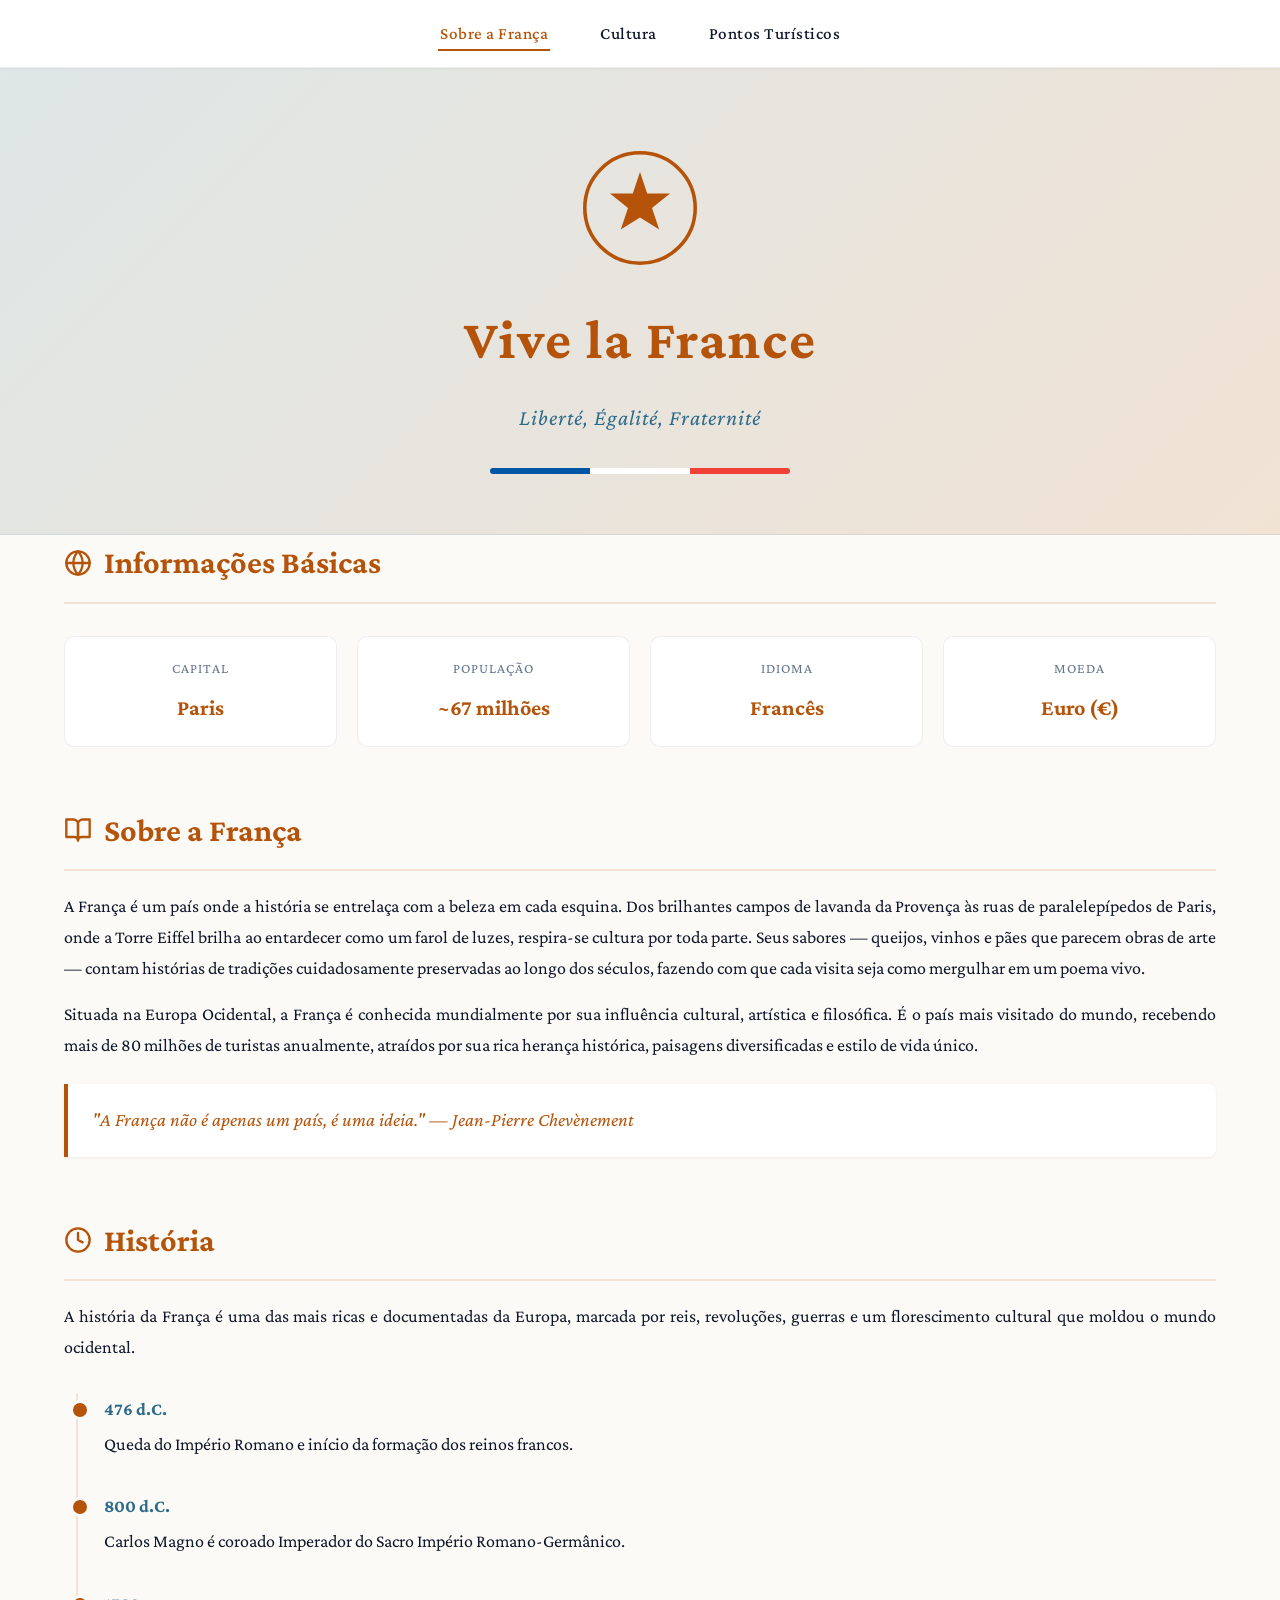
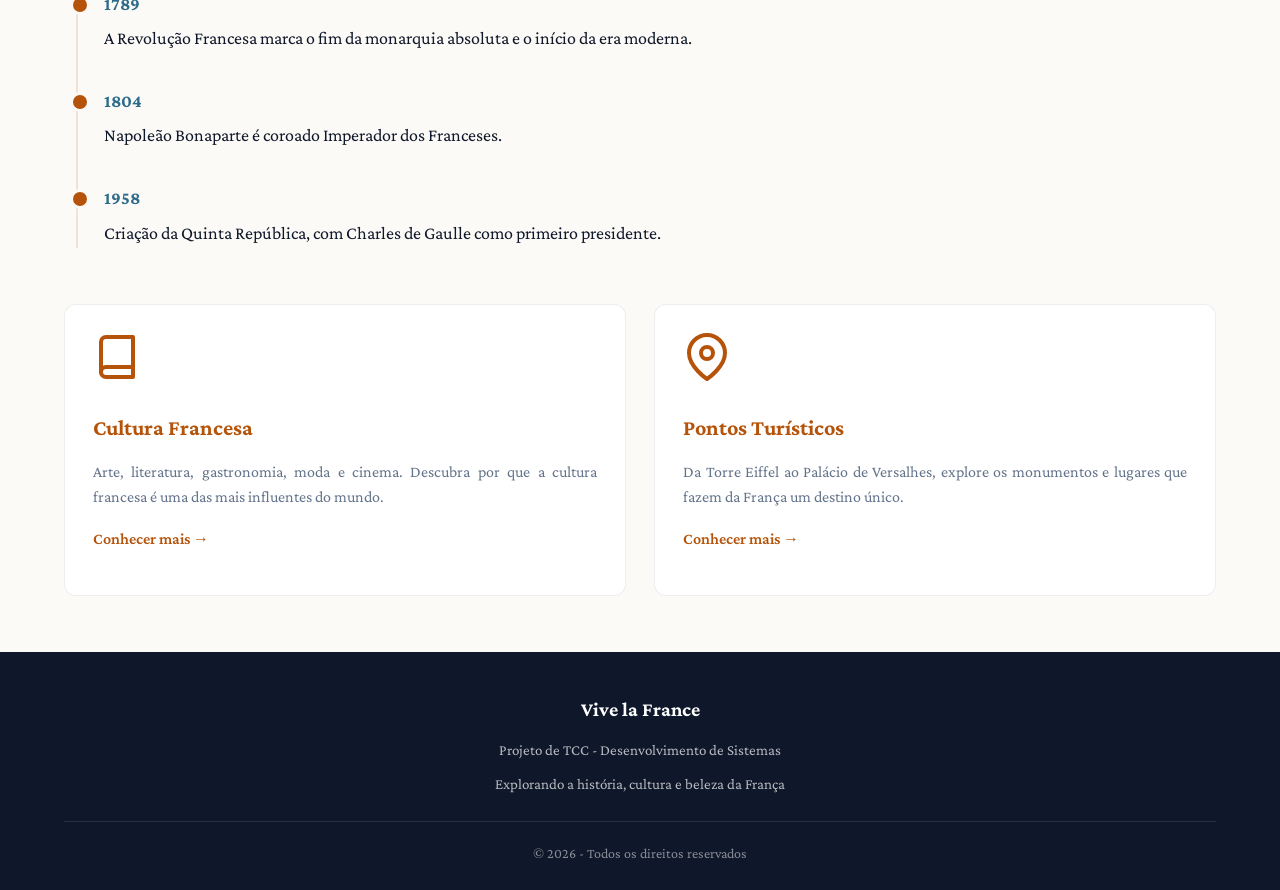
<file: projeto-franca/index.html>
<!DOCTYPE html>
<html lang="pt-BR">
<head>
    <meta charset="UTF-8">
    <meta http-equiv="X-UA-Compatible" content="IE=edge">
    <meta name="viewport" content="width=device-width, initial-scale=1.0">
    <title>Vive la France - Sobre a França</title>
    <link rel="preconnect" href="https://fonts.googleapis.com">
    <link rel="preconnect" href="https://fonts.gstatic.com" crossorigin>
    <link href="https://fonts.googleapis.com/css2?family=Crimson+Pro:ital,wght@0,400;0,500;0,600;0,700;1,400&display=swap" rel="stylesheet">
    <link rel="stylesheet" href="css/style.css">
</head>
<body>

    <!-- Navegação -->
    <nav>
        <div class="container">
            <ul>
                <li><a href="index.html" class="ativo">Sobre a França</a></li>
                <li><a href="cultura.html">Cultura</a></li>
                <li><a href="pontos-turisticos.html">Pontos Turísticos</a></li>
            </ul>
        </div>
    </nav>

    <!-- Cabeçalho / Hero -->
    <header class="hero">
        <div class="container">
            <div class="emblema">
                <svg viewBox="0 0 100 100" fill="none" xmlns="http://www.w3.org/2000/svg">
                    <circle cx="50" cy="50" r="46" stroke="#b45309" stroke-width="3"/>
                    <path d="M50 20 L56 38 L75 38 L60 50 L66 68 L50 58 L34 68 L40 50 L25 38 L44 38 Z" fill="#b45309"/>
                </svg>
            </div>
            <h1>Vive la France</h1>
            <p class="lema">Liberté, Égalité, Fraternité</p>
            <div class="bandeira">
                <span></span><span></span><span></span>
            </div>
        </div>
    </header>

    <!-- Conteúdo Principal -->
    <main class="container">

        <!-- Informações Básicas -->
        <section>
            <h2>
                <svg width="28" height="28" viewBox="0 0 24 24" fill="none" stroke="currentColor" stroke-width="2" stroke-linecap="round" stroke-linejoin="round">
                    <circle cx="12" cy="12" r="10"/>
                    <line x1="2" y1="12" x2="22" y2="12"/>
                    <path d="M12 2a15.3 15.3 0 0 1 4 10 15.3 15.3 0 0 1-4 10 15.3 15.3 0 0 1-4-10 15.3 15.3 0 0 1 4-10z"/>
                </svg>
                Informações Básicas
            </h2>
            <div class="info-grid">
                <div class="info-item">
                    <div class="rotulo">Capital</div>
                    <div class="valor">Paris</div>
                </div>
                <div class="info-item">
                    <div class="rotulo">População</div>
                    <div class="valor">~67 milhões</div>
                </div>
                <div class="info-item">
                    <div class="rotulo">Idioma</div>
                    <div class="valor">Francês</div>
                </div>
                <div class="info-item">
                    <div class="rotulo">Moeda</div>
                    <div class="valor">Euro (€)</div>
                </div>
            </div>
        </section>

        <!-- Sobre a França -->
        <section>
            <h2>
                <svg width="28" height="28" viewBox="0 0 24 24" fill="none" stroke="currentColor" stroke-width="2" stroke-linecap="round" stroke-linejoin="round">
                    <path d="M2 3h6a4 4 0 0 1 4 4v14a3 3 0 0 0-3-3H2z"/>
                    <path d="M22 3h-6a4 4 0 0 0-4 4v14a3 3 0 0 1 3-3h7z"/>
                </svg>
                Sobre a França
            </h2>
            <p>
                A França é um país onde a história se entrelaça com a beleza em cada esquina. Dos brilhantes campos de lavanda da Provença às ruas de paralelepípedos de Paris, onde a Torre Eiffel brilha ao entardecer como um farol de luzes, respira-se cultura por toda parte. Seus sabores — queijos, vinhos e pães que parecem obras de arte — contam histórias de tradições cuidadosamente preservadas ao longo dos séculos, fazendo com que cada visita seja como mergulhar em um poema vivo.
            </p>
            <p>
                Situada na Europa Ocidental, a França é conhecida mundialmente por sua influência cultural, artística e filosófica. É o país mais visitado do mundo, recebendo mais de 80 milhões de turistas anualmente, atraídos por sua rica herança histórica, paisagens diversificadas e estilo de vida único.
            </p>
            <div class="destaque">
                <p>
                    "A França não é apenas um país, é uma ideia." — Jean-Pierre Chevènement
                </p>
            </div>
        </section>

        <!-- História -->
        <section>
            <h2>
                <svg width="28" height="28" viewBox="0 0 24 24" fill="none" stroke="currentColor" stroke-width="2" stroke-linecap="round" stroke-linejoin="round">
                    <circle cx="12" cy="12" r="10"/>
                    <polyline points="12 6 12 12 16 14"/>
                </svg>
                História
            </h2>
            <p>
                A história da França é uma das mais ricas e documentadas da Europa, marcada por reis, revoluções, guerras e um florescimento cultural que moldou o mundo ocidental.
            </p>

            <div class="linha-tempo">
                <div class="evento">
                    <div class="ano">476 d.C.</div>
                    <div class="descricao">Queda do Império Romano e início da formação dos reinos francos.</div>
                </div>
                <div class="evento">
                    <div class="ano">800 d.C.</div>
                    <div class="descricao">Carlos Magno é coroado Imperador do Sacro Império Romano-Germânico.</div>
                </div>
                <div class="evento">
                    <div class="ano">1789</div>
                    <div class="descricao">A Revolução Francesa marca o fim da monarquia absoluta e o início da era moderna.</div>
                </div>
                <div class="evento">
                    <div class="ano">1804</div>
                    <div class="descricao">Napoleão Bonaparte é coroado Imperador dos Franceses.</div>
                </div>
                <div class="evento">
                    <div class="ano">1958</div>
                    <div class="descricao">Criação da Quinta República, com Charles de Gaulle como primeiro presidente.</div>
                </div>
            </div>
        </section>

        <!-- Navegação para outras páginas -->
        <section>
            <div class="cards-grid">
                <div class="card">
                    <div class="icone">
                        <svg viewBox="0 0 24 24" fill="none" stroke="currentColor" stroke-width="2" stroke-linecap="round" stroke-linejoin="round">
                            <path d="M4 19.5A2.5 2.5 0 0 1 6.5 17H20"/>
                            <path d="M6.5 2H20v20H6.5A2.5 2.5 0 0 1 4 19.5v-15A2.5 2.5 0 0 1 6.5 2z"/>
                        </svg>
                    </div>
                    <h3>Cultura Francesa</h3>
                    <p>Arte, literatura, gastronomia, moda e cinema. Descubra por que a cultura francesa é uma das mais influentes do mundo.</p>
                    <p style="margin-top: 16px;"><a href="cultura.html" style="color: var(--accent); font-weight: 600; text-decoration: none;">Conhecer mais →</a></p>
                </div>
                <div class="card">
                    <div class="icone">
                        <svg viewBox="0 0 24 24" fill="none" stroke="currentColor" stroke-width="2" stroke-linecap="round" stroke-linejoin="round">
                            <path d="M21 10c0 7-9 13-9 13s-9-6-9-13a9 9 0 0 1 18 0z"/>
                            <circle cx="12" cy="10" r="3"/>
                        </svg>
                    </div>
                    <h3>Pontos Turísticos</h3>
                    <p>Da Torre Eiffel ao Palácio de Versalhes, explore os monumentos e lugares que fazem da França um destino único.</p>
                    <p style="margin-top: 16px;"><a href="pontos-turisticos.html" style="color: var(--accent); font-weight: 600; text-decoration: none;">Conhecer mais →</a></p>
                </div>
            </div>
        </section>

    </main>

    <!-- Rodapé -->
    <footer>
        <div class="container">
            <div class="conteudo">
                <h4>Vive la France</h4>
                <p>Projeto de TCC - Desenvolvimento de Sistemas</p>
                <p>Explorando a história, cultura e beleza da França</p>
                <div class="copyright">
                    © 2026 - Todos os direitos reservados
                </div>
            </div>
        </div>
    </footer>

</body>
</html>
</file>
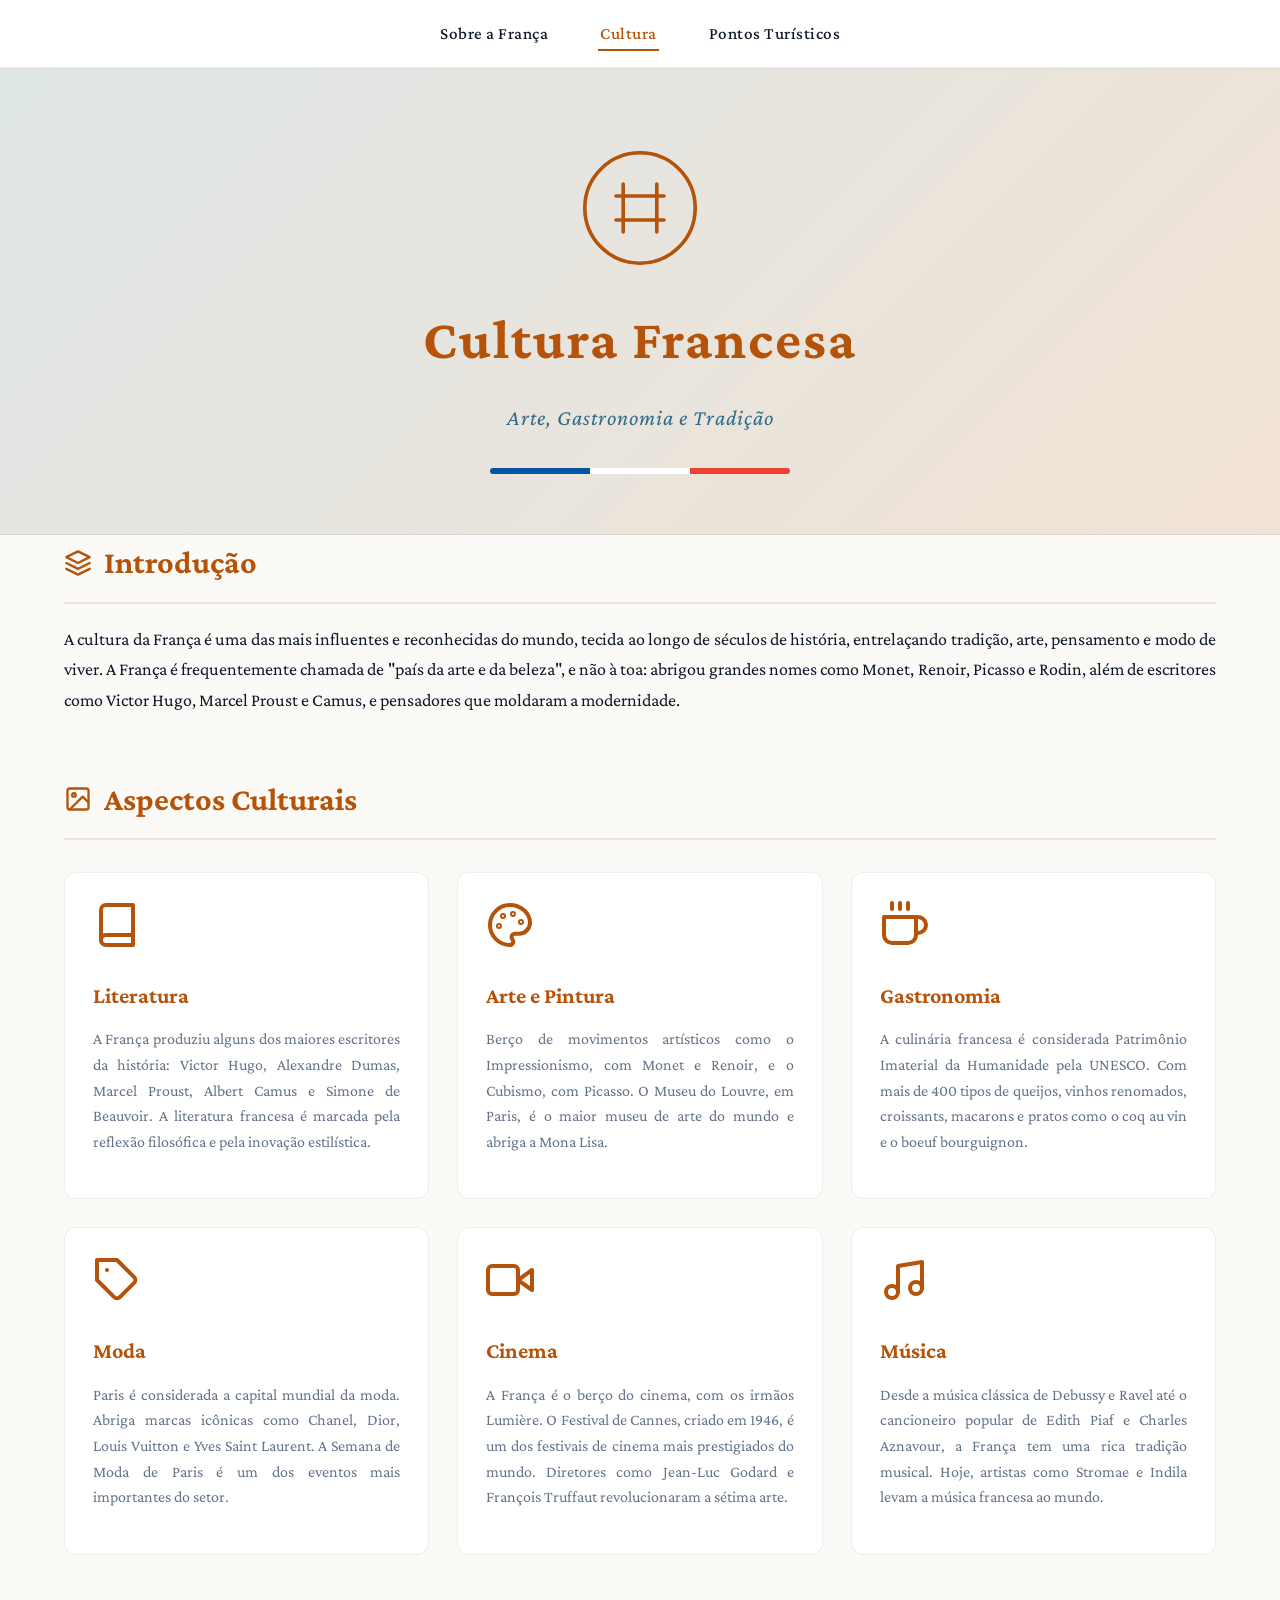
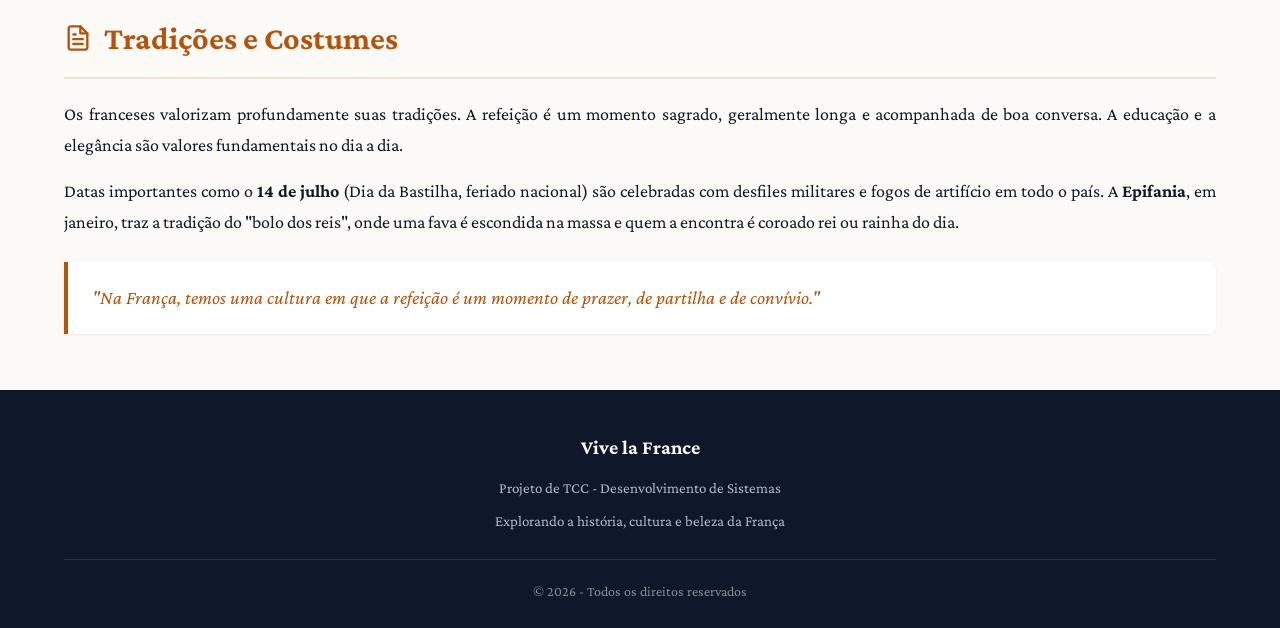
<file: projeto-franca/cultura.html>
<!DOCTYPE html>
<html lang="pt-BR">
<head>
    <meta charset="UTF-8">
    <meta http-equiv="X-UA-Compatible" content="IE=edge">
    <meta name="viewport" content="width=device-width, initial-scale=1.0">
    <title>Vive la France - Cultura</title>
    <link rel="preconnect" href="https://fonts.googleapis.com">
    <link rel="preconnect" href="https://fonts.gstatic.com" crossorigin>
    <link href="https://fonts.googleapis.com/css2?family=Crimson+Pro:ital,wght@0,400;0,500;0,600;0,700;1,400&display=swap" rel="stylesheet">
    <link rel="stylesheet" href="css/style.css">
</head>
<body>

    <!-- Navegação -->
    <nav>
        <div class="container">
            <ul>
                <li><a href="index.html">Sobre a França</a></li>
                <li><a href="cultura.html" class="ativo">Cultura</a></li>
                <li><a href="pontos-turisticos.html">Pontos Turísticos</a></li>
            </ul>
        </div>
    </nav>

    <!-- Cabeçalho / Hero -->
    <header class="hero">
        <div class="container">
            <div class="emblema">
                <svg viewBox="0 0 100 100" fill="none" xmlns="http://www.w3.org/2000/svg">
                    <circle cx="50" cy="50" r="46" stroke="#b45309" stroke-width="3"/>
                    <path d="M36 30 L36 70 M64 30 L64 70 M30 40 L70 40 M30 60 L70 60" stroke="#b45309" stroke-width="3" stroke-linecap="round"/>
                </svg>
            </div>
            <h1>Cultura Francesa</h1>
            <p class="lema">Arte, Gastronomia e Tradição</p>
            <div class="bandeira">
                <span></span><span></span><span></span>
            </div>
        </div>
    </header>

    <!-- Conteúdo Principal -->
    <main class="container">

        <!-- Introdução -->
        <section>
            <h2>
                <svg width="28" height="28" viewBox="0 0 24 24" fill="none" stroke="currentColor" stroke-width="2" stroke-linecap="round" stroke-linejoin="round">
                    <path d="M12 2L2 7l10 5 10-5-10-5z"/>
                    <path d="M2 17l10 5 10-5"/>
                    <path d="M2 12l10 5 10-5"/>
                </svg>
                Introdução
            </h2>
            <p>
                A cultura da França é uma das mais influentes e reconhecidas do mundo, tecida ao longo de séculos de história, entrelaçando tradição, arte, pensamento e modo de viver. A França é frequentemente chamada de "país da arte e da beleza", e não à toa: abrigou grandes nomes como Monet, Renoir, Picasso e Rodin, além de escritores como Victor Hugo, Marcel Proust e Camus, e pensadores que moldaram a modernidade.
            </p>
        </section>

        <!-- Cards de Cultura -->
        <section>
            <h2>
                <svg width="28" height="28" viewBox="0 0 24 24" fill="none" stroke="currentColor" stroke-width="2" stroke-linecap="round" stroke-linejoin="round">
                    <rect x="3" y="3" width="18" height="18" rx="2" ry="2"/>
                    <circle cx="8.5" cy="8.5" r="1.5"/>
                    <polyline points="21 15 16 10 5 21"/>
                </svg>
                Aspectos Culturais
            </h2>

            <div class="cards-grid">
                <div class="card">
                    <div class="icone">
                        <svg viewBox="0 0 24 24" fill="none" stroke="currentColor" stroke-width="2" stroke-linecap="round" stroke-linejoin="round">
                            <path d="M4 19.5A2.5 2.5 0 0 1 6.5 17H20"/>
                            <path d="M6.5 2H20v20H6.5A2.5 2.5 0 0 1 4 19.5v-15A2.5 2.5 0 0 1 6.5 2z"/>
                        </svg>
                    </div>
                    <h3>Literatura</h3>
                    <p>A França produziu alguns dos maiores escritores da história: Victor Hugo, Alexandre Dumas, Marcel Proust, Albert Camus e Simone de Beauvoir. A literatura francesa é marcada pela reflexão filosófica e pela inovação estilística.</p>
                </div>

                <div class="card">
                    <div class="icone">
                        <svg viewBox="0 0 24 24" fill="none" stroke="currentColor" stroke-width="2" stroke-linecap="round" stroke-linejoin="round">
                            <circle cx="13.5" cy="6.5" r=".5"/>
                            <circle cx="17.5" cy="10.5" r=".5"/>
                            <circle cx="8.5" cy="7.5" r=".5"/>
                            <circle cx="6.5" cy="12.5" r=".5"/>
                            <path d="M12 2C6.5 2 2 6.5 2 12s4.5 10 10 10c.926 0 1.648-.746 1.648-1.688 0-.437-.18-.835-.437-1.125-.29-.289-.438-.652-.438-1.125a1.64 1.64 0 0 1 1.668-1.668h1.996c3.051 0 5.555-2.503 5.555-5.554C21.965 6.012 17.461 2 12 2z"/>
                        </svg>
                    </div>
                    <h3>Arte e Pintura</h3>
                    <p>Berço de movimentos artísticos como o Impressionismo, com Monet e Renoir, e o Cubismo, com Picasso. O Museu do Louvre, em Paris, é o maior museu de arte do mundo e abriga a Mona Lisa.</p>
                </div>

                <div class="card">
                    <div class="icone">
                        <svg viewBox="0 0 24 24" fill="none" stroke="currentColor" stroke-width="2" stroke-linecap="round" stroke-linejoin="round">
                            <path d="M18 8h1a4 4 0 0 1 0 8h-1"/>
                            <path d="M2 8h16v9a4 4 0 0 1-4 4H6a4 4 0 0 1-4-4V8z"/>
                            <line x1="6" y1="1" x2="6" y2="4"/>
                            <line x1="10" y1="1" x2="10" y2="4"/>
                            <line x1="14" y1="1" x2="14" y2="4"/>
                        </svg>
                    </div>
                    <h3>Gastronomia</h3>
                    <p>A culinária francesa é considerada Patrimônio Imaterial da Humanidade pela UNESCO. Com mais de 400 tipos de queijos, vinhos renomados, croissants, macarons e pratos como o coq au vin e o boeuf bourguignon.</p>
                </div>

                <div class="card">
                    <div class="icone">
                        <svg viewBox="0 0 24 24" fill="none" stroke="currentColor" stroke-width="2" stroke-linecap="round" stroke-linejoin="round">
                            <path d="M20.59 13.41l-7.17 7.17a2 2 0 0 1-2.83 0L2 12V2h10l8.59 8.59a2 2 0 0 1 0 2.82z"/>
                            <line x1="7" y1="7" x2="7.01" y2="7"/>
                        </svg>
                    </div>
                    <h3>Moda</h3>
                    <p>Paris é considerada a capital mundial da moda. Abriga marcas icônicas como Chanel, Dior, Louis Vuitton e Yves Saint Laurent. A Semana de Moda de Paris é um dos eventos mais importantes do setor.</p>
                </div>

                <div class="card">
                    <div class="icone">
                        <svg viewBox="0 0 24 24" fill="none" stroke="currentColor" stroke-width="2" stroke-linecap="round" stroke-linejoin="round">
                            <polygon points="23 7 16 12 23 17 23 7"/>
                            <rect x="1" y="5" width="15" height="14" rx="2" ry="2"/>
                        </svg>
                    </div>
                    <h3>Cinema</h3>
                    <p>A França é o berço do cinema, com os irmãos Lumière. O Festival de Cannes, criado em 1946, é um dos festivais de cinema mais prestigiados do mundo. Diretores como Jean-Luc Godard e François Truffaut revolucionaram a sétima arte.</p>
                </div>

                <div class="card">
                    <div class="icone">
                        <svg viewBox="0 0 24 24" fill="none" stroke="currentColor" stroke-width="2" stroke-linecap="round" stroke-linejoin="round">
                            <path d="M9 18V5l12-2v13"/>
                            <circle cx="6" cy="18" r="3"/>
                            <circle cx="18" cy="16" r="3"/>
                        </svg>
                    </div>
                    <h3>Música</h3>
                    <p>Desde a música clássica de Debussy e Ravel até o cancioneiro popular de Edith Piaf e Charles Aznavour, a França tem uma rica tradição musical. Hoje, artistas como Stromae e Indila levam a música francesa ao mundo.</p>
                </div>
            </div>
        </section>

        <!-- Tradições -->
        <section>
            <h2>
                <svg width="28" height="28" viewBox="0 0 24 24" fill="none" stroke="currentColor" stroke-width="2" stroke-linecap="round" stroke-linejoin="round">
                    <path d="M14 2H6a2 2 0 0 0-2 2v16a2 2 0 0 0 2 2h12a2 2 0 0 0 2-2V8z"/>
                    <polyline points="14 2 14 8 20 8"/>
                    <line x1="16" y1="13" x2="8" y2="13"/>
                    <line x1="16" y1="17" x2="8" y2="17"/>
                    <polyline points="10 9 9 9 8 9"/>
                </svg>
                Tradições e Costumes
            </h2>
            <p>
                Os franceses valorizam profundamente suas tradições. A refeição é um momento sagrado, geralmente longa e acompanhada de boa conversa. A educação e a elegância são valores fundamentais no dia a dia.
            </p>
            <p>
                Datas importantes como o <strong>14 de julho</strong> (Dia da Bastilha, feriado nacional) são celebradas com desfiles militares e fogos de artifício em todo o país. A <strong>Epifania</strong>, em janeiro, traz a tradição do "bolo dos reis", onde uma fava é escondida na massa e quem a encontra é coroado rei ou rainha do dia.
            </p>
            <div class="destaque">
                <p>
                    "Na França, temos uma cultura em que a refeição é um momento de prazer, de partilha e de convívio."
                </p>
            </div>
        </section>

    </main>

    <!-- Rodapé -->
    <footer>
        <div class="container">
            <div class="conteudo">
                <h4>Vive la France</h4>
                <p>Projeto de TCC - Desenvolvimento de Sistemas</p>
                <p>Explorando a história, cultura e beleza da França</p>
                <div class="copyright">
                    © 2026 - Todos os direitos reservados
                </div>
            </div>
        </div>
    </footer>

</body>
</html>
</file>
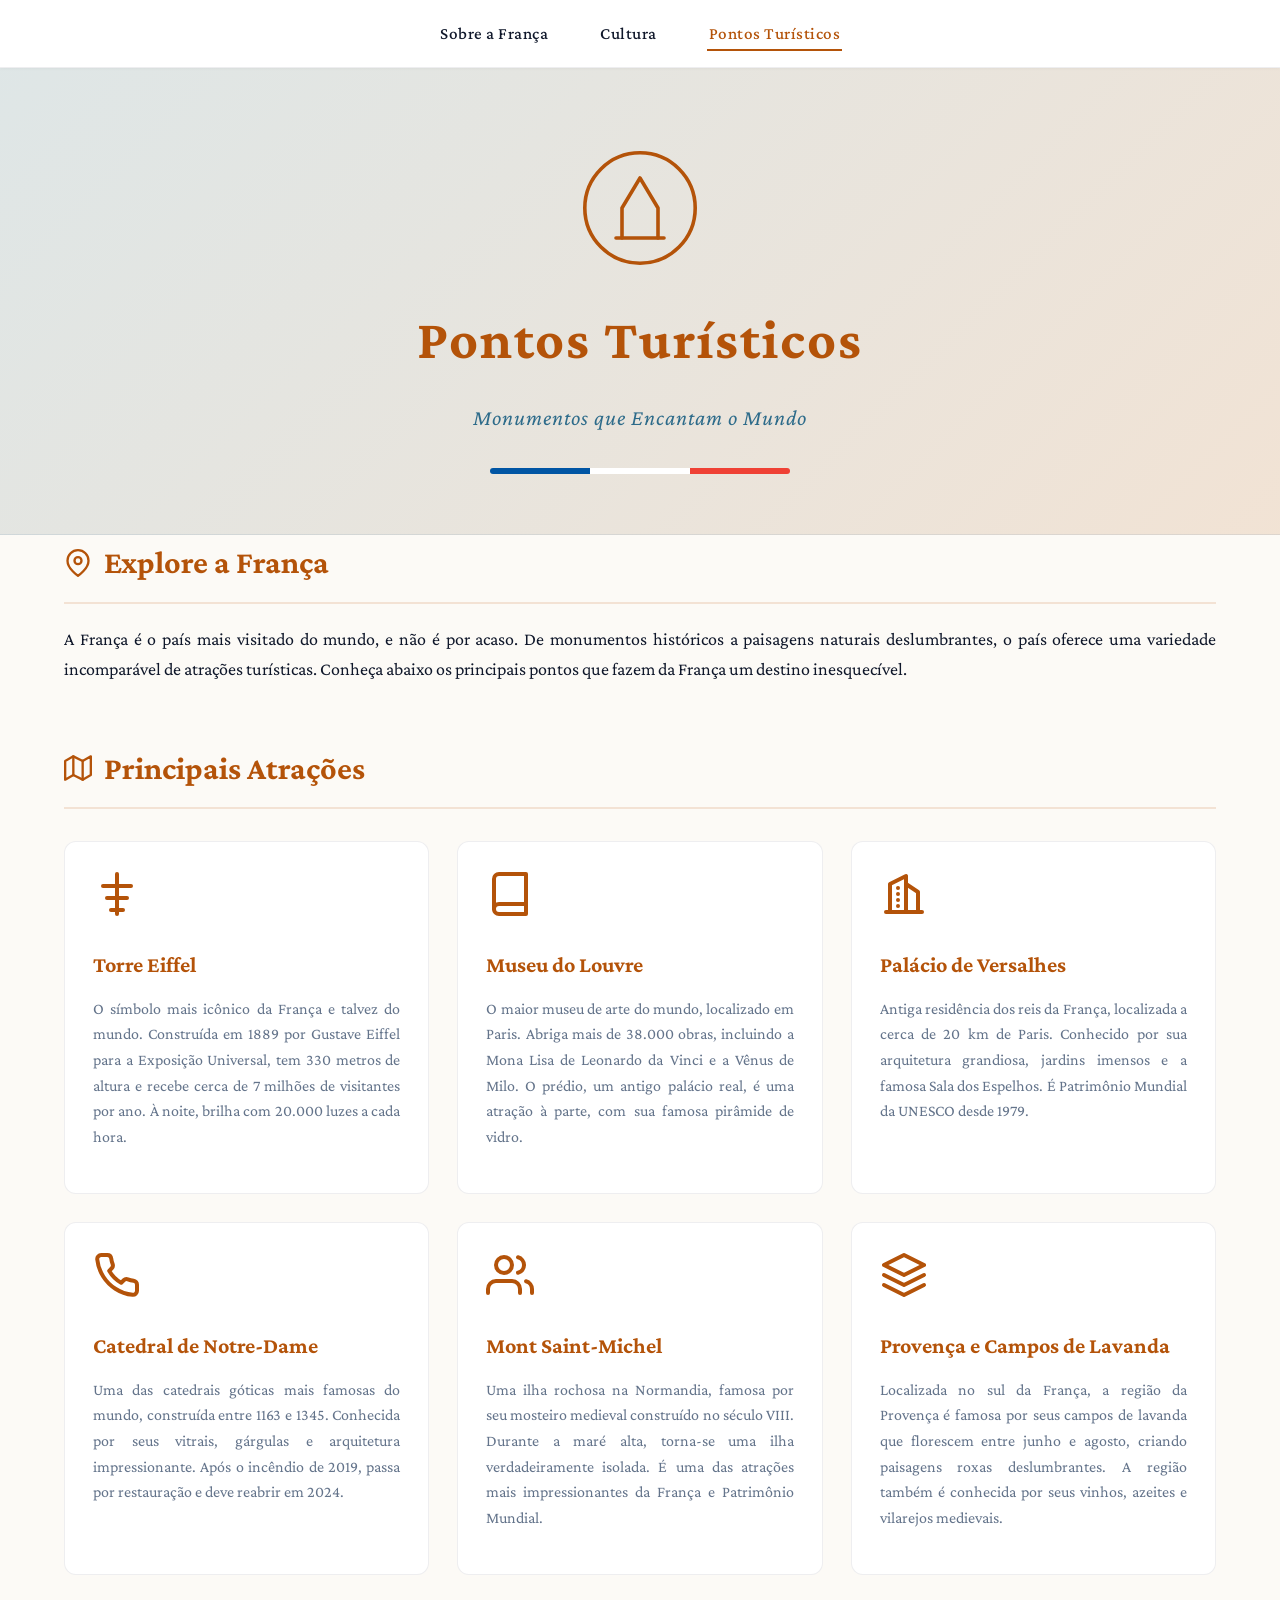
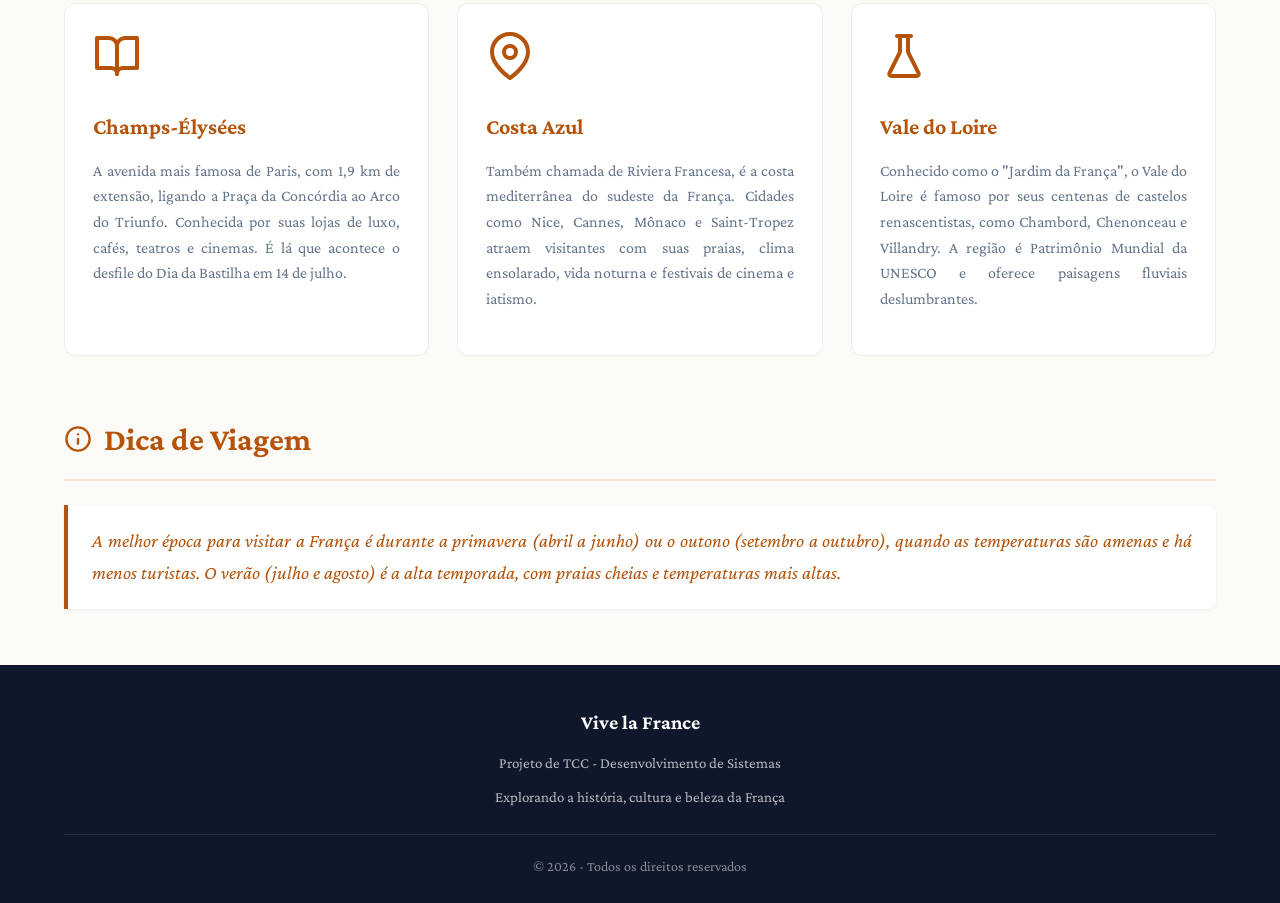
<file: projeto-franca/pontos-turisticos.html>
<!DOCTYPE html>
<html lang="pt-BR">
<head>
    <meta charset="UTF-8">
    <meta http-equiv="X-UA-Compatible" content="IE=edge">
    <meta name="viewport" content="width=device-width, initial-scale=1.0">
    <title>Vive la France - Pontos Turísticos</title>
    <link rel="preconnect" href="https://fonts.googleapis.com">
    <link rel="preconnect" href="https://fonts.gstatic.com" crossorigin>
    <link href="https://fonts.googleapis.com/css2?family=Crimson+Pro:ital,wght@0,400;0,500;0,600;0,700;1,400&display=swap" rel="stylesheet">
    <link rel="stylesheet" href="css/style.css">
</head>
<body>

    <!-- Navegação -->
    <nav>
        <div class="container">
            <ul>
                <li><a href="index.html">Sobre a França</a></li>
                <li><a href="cultura.html">Cultura</a></li>
                <li><a href="pontos-turisticos.html" class="ativo">Pontos Turísticos</a></li>
            </ul>
        </div>
    </nav>

    <!-- Cabeçalho / Hero -->
    <header class="hero">
        <div class="container">
            <div class="emblema">
                <svg viewBox="0 0 100 100" fill="none" xmlns="http://www.w3.org/2000/svg">
                    <circle cx="50" cy="50" r="46" stroke="#b45309" stroke-width="3"/>
                    <path d="M35 75 L35 50 L50 25 L65 50 L65 75" stroke="#b45309" stroke-width="3" stroke-linecap="round" stroke-linejoin="round"/>
                    <line x1="30" y1="75" x2="70" y2="75" stroke="#b45309" stroke-width="3" stroke-linecap="round"/>
                </svg>
            </div>
            <h1>Pontos Turísticos</h1>
            <p class="lema">Monumentos que Encantam o Mundo</p>
            <div class="bandeira">
                <span></span><span></span><span></span>
            </div>
        </div>
    </header>

    <!-- Conteúdo Principal -->
    <main class="container">

        <!-- Introdução -->
        <section>
            <h2>
                <svg width="28" height="28" viewBox="0 0 24 24" fill="none" stroke="currentColor" stroke-width="2" stroke-linecap="round" stroke-linejoin="round">
                    <path d="M21 10c0 7-9 13-9 13s-9-6-9-13a9 9 0 0 1 18 0z"/>
                    <circle cx="12" cy="10" r="3"/>
                </svg>
                Explore a França
            </h2>
            <p>
                A França é o país mais visitado do mundo, e não é por acaso. De monumentos históricos a paisagens naturais deslumbrantes, o país oferece uma variedade incomparável de atrações turísticas. Conheça abaixo os principais pontos que fazem da França um destino inesquecível.
            </p>
        </section>

        <!-- Principais Pontos Turísticos -->
        <section>
            <h2>
                <svg width="28" height="28" viewBox="0 0 24 24" fill="none" stroke="currentColor" stroke-width="2" stroke-linecap="round" stroke-linejoin="round">
                    <polygon points="1 6 1 22 8 18 16 22 23 18 23 2 16 6 8 2 1 6"/>
                    <line x1="8" y1="2" x2="8" y2="18"/>
                    <line x1="16" y1="6" x2="16" y2="22"/>
                </svg>
                Principais Atrações
            </h2>

            <div class="cards-grid">
                <div class="card">
                    <div class="icone">
                        <svg viewBox="0 0 24 24" fill="none" stroke="currentColor" stroke-width="2" stroke-linecap="round" stroke-linejoin="round">
                            <line x1="12" y1="2" x2="12" y2="22"/>
                            <line x1="5" y1="8" x2="19" y2="8"/>
                            <line x1="7" y1="14" x2="17" y2="14"/>
                            <line x1="9" y1="20" x2="15" y2="20"/>
                        </svg>
                    </div>
                    <h3>Torre Eiffel</h3>
                    <p>O símbolo mais icônico da França e talvez do mundo. Construída em 1889 por Gustave Eiffel para a Exposição Universal, tem 330 metros de altura e recebe cerca de 7 milhões de visitantes por ano. À noite, brilha com 20.000 luzes a cada hora.</p>
                </div>

                <div class="card">
                    <div class="icone">
                        <svg viewBox="0 0 24 24" fill="none" stroke="currentColor" stroke-width="2" stroke-linecap="round" stroke-linejoin="round">
                            <path d="M4 19.5A2.5 2.5 0 0 1 6.5 17H20"/>
                            <path d="M6.5 2H20v20H6.5A2.5 2.5 0 0 1 4 19.5v-15A2.5 2.5 0 0 1 6.5 2z"/>
                        </svg>
                    </div>
                    <h3>Museu do Louvre</h3>
                    <p>O maior museu de arte do mundo, localizado em Paris. Abriga mais de 38.000 obras, incluindo a Mona Lisa de Leonardo da Vinci e a Vênus de Milo. O prédio, um antigo palácio real, é uma atração à parte, com sua famosa pirâmide de vidro.</p>
                </div>

                <div class="card">
                    <div class="icone">
                        <svg viewBox="0 0 24 24" fill="none" stroke="currentColor" stroke-width="2" stroke-linecap="round" stroke-linejoin="round">
                            <path d="M3 21h18"/>
                            <path d="M5 21V7l8-4v18"/>
                            <path d="M19 21V11l-6-4"/>
                            <line x1="9" y1="9" x2="9" y2="9"/>
                            <line x1="9" y1="12" x2="9" y2="12"/>
                            <line x1="9" y1="15" x2="9" y2="15"/>
                            <line x1="9" y1="18" x2="9" y2="18"/>
                        </svg>
                    </div>
                    <h3>Palácio de Versalhes</h3>
                    <p>Antiga residência dos reis da França, localizada a cerca de 20 km de Paris. Conhecido por sua arquitetura grandiosa, jardins imensos e a famosa Sala dos Espelhos. É Patrimônio Mundial da UNESCO desde 1979.</p>
                </div>

                <div class="card">
                    <div class="icone">
                        <svg viewBox="0 0 24 24" fill="none" stroke="currentColor" stroke-width="2" stroke-linecap="round" stroke-linejoin="round">
                            <path d="M22 16.92v3a2 2 0 0 1-2.18 2 19.79 19.79 0 0 1-8.63-3.07 19.5 19.5 0 0 1-6-6 19.79 19.79 0 0 1-3.07-8.67A2 2 0 0 1 4.11 2h3a2 2 0 0 1 2 1.72 12.84 12.84 0 0 0 .7 2.81 2 2 0 0 1-.45 2.11L8.09 9.91a16 16 0 0 0 6 6l1.27-1.27a2 2 0 0 1 2.11-.45 12.84 12.84 0 0 0 2.81.7A2 2 0 0 1 22 16.92z"/>
                        </svg>
                    </div>
                    <h3>Catedral de Notre-Dame</h3>
                    <p>Uma das catedrais góticas mais famosas do mundo, construída entre 1163 e 1345. Conhecida por seus vitrais, gárgulas e arquitetura impressionante. Após o incêndio de 2019, passa por restauração e deve reabrir em 2024.</p>
                </div>

                <div class="card">
                    <div class="icone">
                        <svg viewBox="0 0 24 24" fill="none" stroke="currentColor" stroke-width="2" stroke-linecap="round" stroke-linejoin="round">
                            <path d="M17 21v-2a4 4 0 0 0-4-4H5a4 4 0 0 0-4 4v2"/>
                            <circle cx="9" cy="7" r="4"/>
                            <path d="M23 21v-2a4 4 0 0 0-3-3.87"/>
                            <path d="M16 3.13a4 4 0 0 1 0 7.75"/>
                        </svg>
                    </div>
                    <h3>Mont Saint-Michel</h3>
                    <p>Uma ilha rochosa na Normandia, famosa por seu mosteiro medieval construído no século VIII. Durante a maré alta, torna-se uma ilha verdadeiramente isolada. É uma das atrações mais impressionantes da França e Patrimônio Mundial.</p>
                </div>

                <div class="card">
                    <div class="icone">
                        <svg viewBox="0 0 24 24" fill="none" stroke="currentColor" stroke-width="2" stroke-linecap="round" stroke-linejoin="round">
                            <path d="M12 2L2 7l10 5 10-5-10-5z"/>
                            <path d="M2 17l10 5 10-5"/>
                            <path d="M2 12l10 5 10-5"/>
                        </svg>
                    </div>
                    <h3>Provença e Campos de Lavanda</h3>
                    <p>Localizada no sul da França, a região da Provença é famosa por seus campos de lavanda que florescem entre junho e agosto, criando paisagens roxas deslumbrantes. A região também é conhecida por seus vinhos, azeites e vilarejos medievais.</p>
                </div>

                <div class="card">
                    <div class="icone">
                        <svg viewBox="0 0 24 24" fill="none" stroke="currentColor" stroke-width="2" stroke-linecap="round" stroke-linejoin="round">
                            <path d="M2 3h6a4 4 0 0 1 4 4v14a3 3 0 0 0-3-3H2z"/>
                            <path d="M22 3h-6a4 4 0 0 0-4 4v14a3 3 0 0 1 3-3h7z"/>
                        </svg>
                    </div>
                    <h3>Champs-Élysées</h3>
                    <p>A avenida mais famosa de Paris, com 1,9 km de extensão, ligando a Praça da Concórdia ao Arco do Triunfo. Conhecida por suas lojas de luxo, cafés, teatros e cinemas. É lá que acontece o desfile do Dia da Bastilha em 14 de julho.</p>
                </div>

                <div class="card">
                    <div class="icone">
                        <svg viewBox="0 0 24 24" fill="none" stroke="currentColor" stroke-width="2" stroke-linecap="round" stroke-linejoin="round">
                            <path d="M21 10c0 7-9 13-9 13s-9-6-9-13a9 9 0 0 1 18 0z"/>
                            <circle cx="12" cy="10" r="3"/>
                        </svg>
                    </div>
                    <h3>Costa Azul</h3>
                    <p>Também chamada de Riviera Francesa, é a costa mediterrânea do sudeste da França. Cidades como Nice, Cannes, Mônaco e Saint-Tropez atraem visitantes com suas praias, clima ensolarado, vida noturna e festivais de cinema e iatismo.</p>
                </div>

                <div class="card">
                    <div class="icone">
                        <svg viewBox="0 0 24 24" fill="none" stroke="currentColor" stroke-width="2" stroke-linecap="round" stroke-linejoin="round">
                            <path d="M10 2v7.527a2 2 0 0 1-.211.896L4.72 20.55a1 1 0 0 0 .9 1.45h12.76a1 1 0 0 0 .9-1.45l-5.069-10.127a2 2 0 0 1-.211-.896V2"/>
                            <path d="M8.5 2h7"/>
                        </svg>
                    </div>
                    <h3>Vale do Loire</h3>
                    <p>Conhecido como o "Jardim da França", o Vale do Loire é famoso por seus centenas de castelos renascentistas, como Chambord, Chenonceau e Villandry. A região é Patrimônio Mundial da UNESCO e oferece paisagens fluviais deslumbrantes.</p>
                </div>
            </div>
        </section>

        <!-- Dica de Viagem -->
        <section>
            <h2>
                <svg width="28" height="28" viewBox="0 0 24 24" fill="none" stroke="currentColor" stroke-width="2" stroke-linecap="round" stroke-linejoin="round">
                    <circle cx="12" cy="12" r="10"/>
                    <line x1="12" y1="16" x2="12" y2="12"/>
                    <line x1="12" y1="8" x2="12.01" y2="8"/>
                </svg>
                Dica de Viagem
            </h2>
            <div class="destaque">
                <p>
                    A melhor época para visitar a França é durante a primavera (abril a junho) ou o outono (setembro a outubro), quando as temperaturas são amenas e há menos turistas. O verão (julho e agosto) é a alta temporada, com praias cheias e temperaturas mais altas.
                </p>
            </div>
        </section>

    </main>

    <!-- Rodapé -->
    <footer>
        <div class="container">
            <div class="conteudo">
                <h4>Vive la France</h4>
                <p>Projeto de TCC - Desenvolvimento de Sistemas</p>
                <p>Explorando a história, cultura e beleza da França</p>
                <div class="copyright">
                    © 2026 - Todos os direitos reservados
                </div>
            </div>
        </div>
    </footer>

</body>
</html>
</file>
<file: projeto-franca/css/style.css>
/* ============================================
   Vive la France - Site sobre a França
   TCC Desenvolvimento de Sistemas
   Paleta: History/Culture
   Fonte: Crimson Pro
   ============================================ */

:root {
    --bg: #fcfaf6;
    --card: #ffffff;
    --text: #0f172a;
    --muted: #64748b;
    --accent: #b45309;
    --accent-soft: rgba(180, 83, 9, 0.14);
    --accent2: #2d6b8a;
    --accent2-soft: rgba(45, 107, 138, 0.14);
    --border: rgba(15, 23, 42, 0.07);
}

* {
    margin: 0;
    padding: 0;
    box-sizing: border-box;
}

body {
    background-color: var(--bg);
    color: var(--text);
    font-family: 'Crimson Pro', Georgia, serif;
    font-size: 18px;
    line-height: 1.7;
}

.container {
    max-width: 1200px;
    margin: 0 auto;
    padding: 0 24px;
}

/* ============================================
   NAVEGAÇÃO
   ============================================ */
nav {
    background: var(--card);
    border-bottom: 1px solid var(--border);
    position: sticky;
    top: 0;
    z-index: 100;
    box-shadow: 0 1px 3px rgba(0, 0, 0, 0.04);
}

nav ul {
    display: flex;
    justify-content: center;
    list-style: none;
    padding: 18px 0;
    gap: 48px;
    flex-wrap: wrap;
}

nav a {
    color: var(--text);
    text-decoration: none;
    font-size: 17px;
    font-weight: 500;
    letter-spacing: 0.5px;
    padding: 6px 2px;
    border-bottom: 2px solid transparent;
    transition: all 0.3s ease;
}

nav a:hover,
nav a.ativo {
    color: var(--accent);
    border-bottom-color: var(--accent);
}

/* ============================================
   HERO / CABEÇALHO
   ============================================ */
.hero {
    background: linear-gradient(135deg, var(--accent2-soft) 0%, var(--accent-soft) 100%);
    padding: 80px 0 60px;
    text-align: center;
    border-bottom: 1px solid var(--border);
}

.hero .emblema {
    width: 120px;
    height: 120px;
    margin: 0 auto 24px;
    display: flex;
    align-items: center;
    justify-content: center;
}

.hero h1 {
    font-size: 56px;
    font-weight: 700;
    color: var(--accent);
    margin-bottom: 12px;
    letter-spacing: 2px;
}

.hero .lema {
    font-size: 22px;
    color: var(--accent2);
    font-style: italic;
    letter-spacing: 1px;
}

.bandeira {
    display: flex;
    justify-content: center;
    margin-top: 32px;
    height: 6px;
    max-width: 300px;
    margin-left: auto;
    margin-right: auto;
    border-radius: 3px;
    overflow: hidden;
}

.bandeira span {
    flex: 1;
}

.bandeira span:nth-child(1) { background: #0055A4; }
.bandeira span:nth-child(2) { background: #ffffff; }
.bandeira span:nth-child(3) { background: #EF4135; }

/* ============================================
   CONTEÚDO PRINCIPAL
   ============================================ */
main {
    padding: 60px 0;
}

section {
    margin-bottom: 56px;
}

section h2 {
    font-size: 32px;
    color: var(--accent);
    margin-bottom: 20px;
    padding-bottom: 12px;
    border-bottom: 2px solid var(--accent-soft);
    display: flex;
    align-items: center;
    gap: 12px;
}

section h3 {
    font-size: 24px;
    color: var(--accent2);
    margin: 28px 0 14px;
}

section p {
    margin-bottom: 16px;
    text-align: justify;
    color: var(--text);
}

.destaque {
    background: var(--card);
    border-left: 4px solid var(--accent);
    padding: 20px 24px;
    margin: 24px 0;
    border-radius: 0 8px 8px 0;
    box-shadow: 0 1px 3px rgba(0, 0, 0, 0.06);
}

.destaque p {
    margin: 0;
    font-style: italic;
    color: var(--accent);
    font-size: 19px;
}

/* ============================================
   CARDS DE PONTOS TURÍSTICOS / CULTURA
   ============================================ */
.cards-grid {
    display: grid;
    grid-template-columns: repeat(auto-fit, minmax(320px, 1fr));
    gap: 28px;
    margin-top: 32px;
}

.card {
    background: var(--card);
    border: 1px solid var(--border);
    border-radius: 12px;
    padding: 28px;
    transition: transform 0.3s ease, box-shadow 0.3s ease;
}

.card:hover {
    transform: translateY(-4px);
    box-shadow: 0 8px 24px rgba(0, 0, 0, 0.08);
}

.card .icone {
    width: 48px;
    height: 48px;
    margin-bottom: 16px;
    color: var(--accent);
}

.card h3 {
    font-size: 22px;
    color: var(--accent);
    margin-bottom: 12px;
    border: none;
    padding: 0;
}

.card p {
    color: var(--muted);
    font-size: 16px;
    line-height: 1.6;
}

/* ============================================
   LINHA DO TEMPO (HISTÓRIA)
   ============================================ */
.linha-tempo {
    position: relative;
    padding-left: 40px;
    margin-top: 32px;
}

.linha-tempo::before {
    content: '';
    position: absolute;
    left: 12px;
    top: 0;
    bottom: 0;
    width: 2px;
    background: var(--accent-soft);
}

.evento {
    position: relative;
    margin-bottom: 32px;
}

.evento::before {
    content: '';
    position: absolute;
    left: -34px;
    top: 6px;
    width: 14px;
    height: 14px;
    border-radius: 50%;
    background: var(--accent);
    border: 3px solid var(--bg);
}

.evento .ano {
    font-weight: 700;
    color: var(--accent2);
    font-size: 18px;
    margin-bottom: 4px;
}

.evento .descricao {
    color: var(--text);
}

/* ============================================
   INFORMAÇÕES RÁPIDAS
   ============================================ */
.info-grid {
    display: grid;
    grid-template-columns: repeat(auto-fit, minmax(200px, 1fr));
    gap: 20px;
    margin: 32px 0;
}

.info-item {
    background: var(--card);
    border: 1px solid var(--border);
    border-radius: 10px;
    padding: 20px;
    text-align: center;
}

.info-item .rotulo {
    font-size: 14px;
    color: var(--muted);
    text-transform: uppercase;
    letter-spacing: 1px;
    margin-bottom: 8px;
}

.info-item .valor {
    font-size: 22px;
    font-weight: 700;
    color: var(--accent);
}

/* ============================================
   RODAPÉ
   ============================================ */
footer {
    background: var(--text);
    color: #ffffff;
    padding: 40px 0 24px;
    margin-top: 40px;
}

footer .conteudo {
    text-align: center;
}

footer h4 {
    font-size: 20px;
    margin-bottom: 12px;
    color: #ffffff;
}

footer p {
    color: rgba(255, 255, 255, 0.7);
    font-size: 15px;
    margin-bottom: 8px;
}

footer .copyright {
    margin-top: 24px;
    padding-top: 20px;
    border-top: 1px solid rgba(255, 255, 255, 0.1);
    font-size: 14px;
    color: rgba(255, 255, 255, 0.5);
}

/* ============================================
   RESPONSIVIDADE
   ============================================ */
@media (max-width: 768px) {
    .hero h1 {
        font-size: 40px;
    }

    .hero .lema {
        font-size: 18px;
    }

    nav ul {
        gap: 24px;
    }

    section h2 {
        font-size: 26px;
    }

    .cards-grid {
        grid-template-columns: 1fr;
    }

    .linha-tempo {
        padding-left: 30px;
    }
}
</file>
